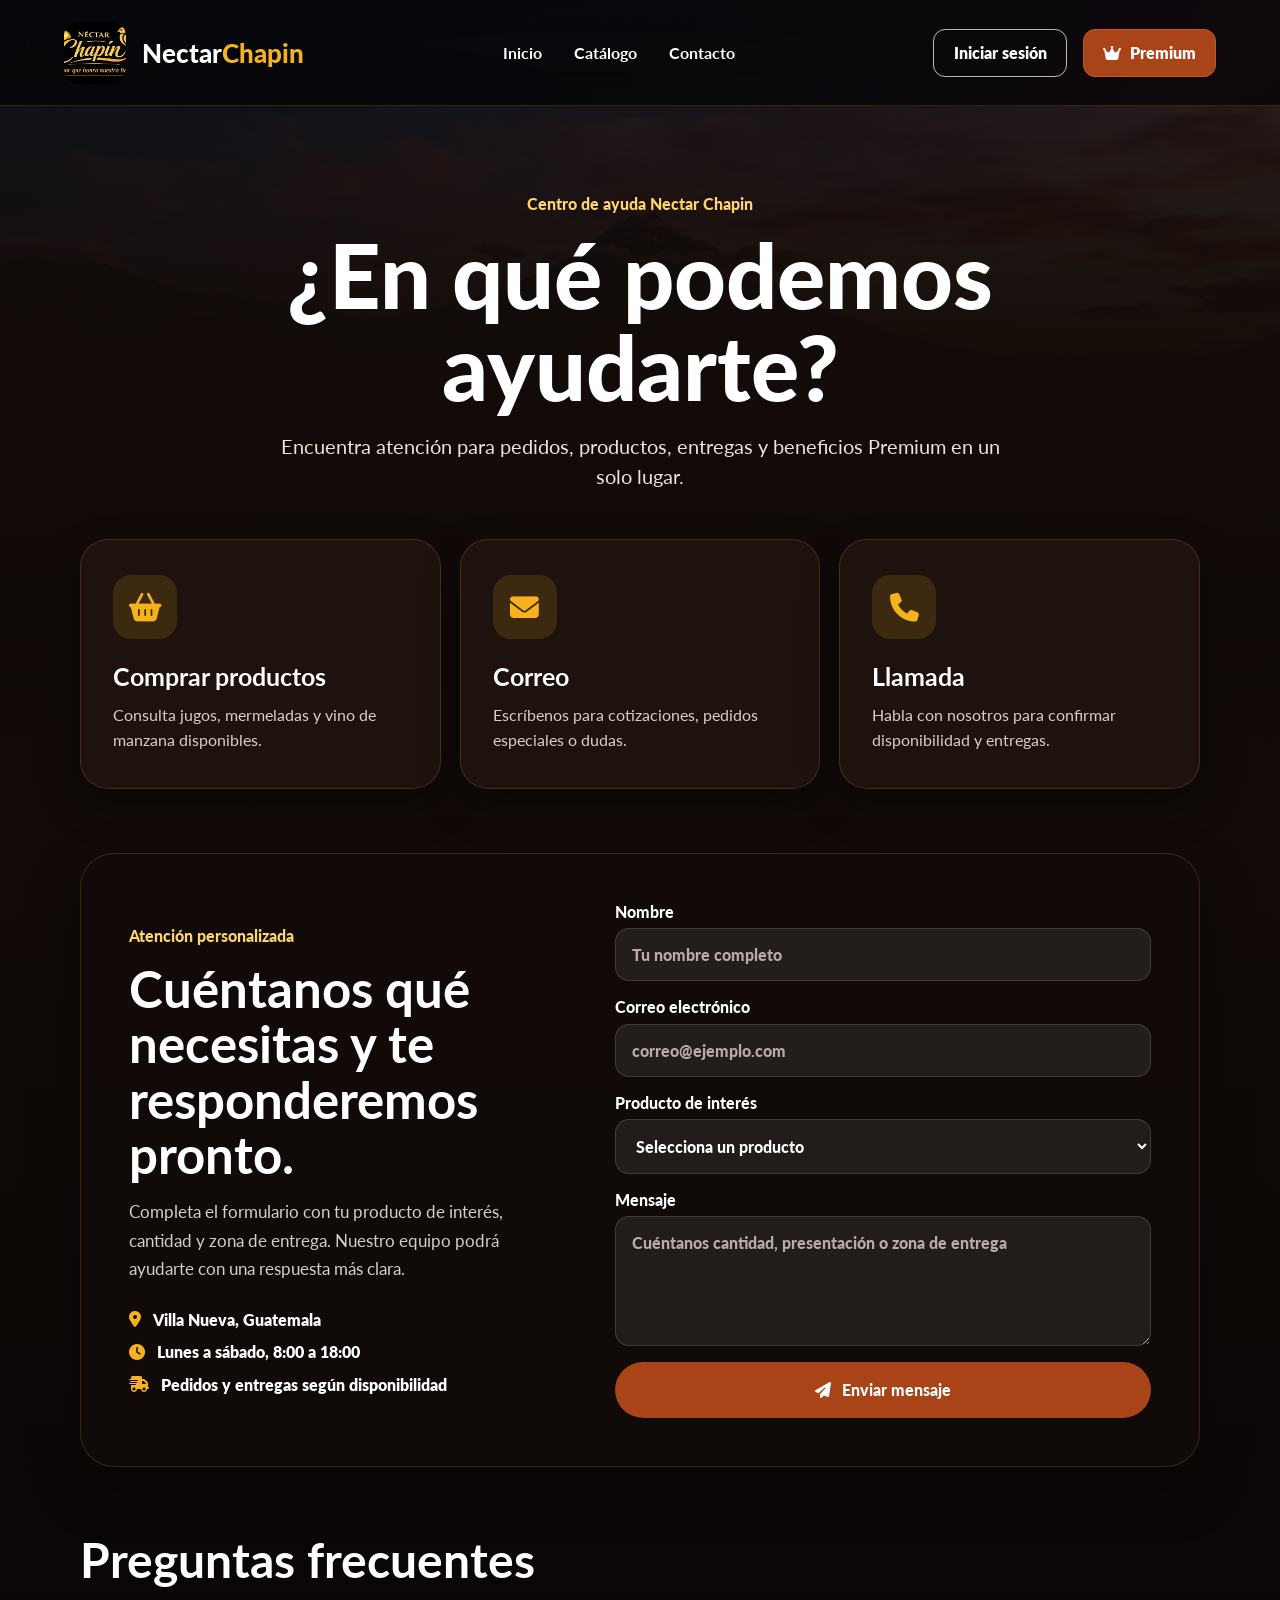
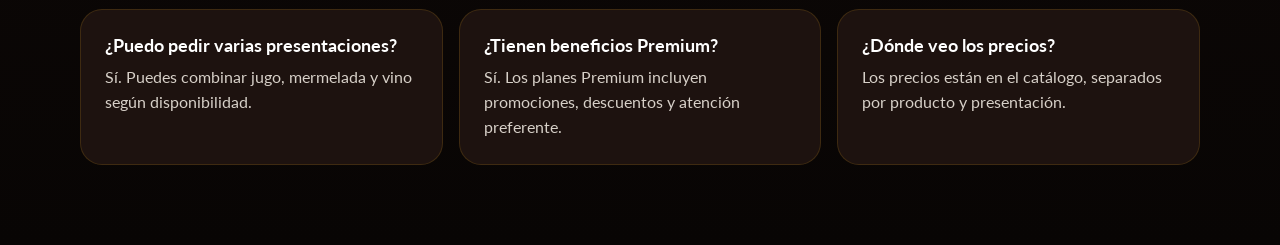
<file: contacto.html>
<!DOCTYPE html>
<html lang="es">
<head>
  <meta charset="UTF-8">
  <meta name="viewport" content="width=device-width, initial-scale=1.0">
  <title>Contacto - Nectar Chapin</title>
  <link rel="stylesheet" href="stylesheet.css">
  <link rel="stylesheet" href="https://cdnjs.cloudflare.com/ajax/libs/font-awesome/6.5.1/css/all.min.css">
</head>
<body>
  <header class="contact_page_header">
    <nav class="help_navbar contact_navbar">
      <button class="mobile_menu_btn" type="button" aria-label="Abrir menú">
        <i class="fa-solid fa-bars"></i>
      </button>

      <a class="help_logo nav_logo_link" href="index.html">
        <img src="img/LOGO .jpeg" alt="Logo Nectar Chapin">
        <h2>Nectar<span>Chapin</span></h2>
      </a>

      <ul class="help_menu">
        <li><a href="index.html">Inicio</a></li>
        <li><a href="catalogo.html">Catálogo</a></li>
        <li><a href="contacto.html">Contacto</a></li>
      </ul>

      <div class="help_actions">
        <a class="login_btn" href="login.html">Iniciar sesión</a>
        <a class="premium_btn" href="Plan.html">
          <i class="fa-solid fa-crown"></i>
          Premium
        </a>
      </div>
    </nav>

    <main class="contact_apple_page">
      <section class="contact_hero_support">
        <span>Centro de ayuda Nectar Chapin</span>
        <h1>¿En qué podemos ayudarte?</h1>
        <p>Encuentra atención para pedidos, productos, entregas y beneficios Premium en un solo lugar.</p>
      </section>

      <section class="support_tiles" aria-label="Opciones de contacto">
        <a class="support_tile" href="catalogo.html">
          <i class="fa-solid fa-basket-shopping"></i>
          <h2>Comprar productos</h2>
          <p>Consulta jugos, mermeladas y vino de manzana disponibles.</p>
        </a>

        <a class="support_tile" href="mailto:info@nectarchapin.com">
          <i class="fa-solid fa-envelope"></i>
          <h2>Correo</h2>
          <p>Escríbenos para cotizaciones, pedidos especiales o dudas.</p>
        </a>

        <a class="support_tile" href="tel:12345678">
          <i class="fa-solid fa-phone"></i>
          <h2>Llamada</h2>
          <p>Habla con nosotros para confirmar disponibilidad y entregas.</p>
        </a>
      </section>

      <section class="contact_service_panel">
        <div class="contact_service_text">
          <span>Atención personalizada</span>
          <h2>Cuéntanos qué necesitas y te responderemos pronto.</h2>
          <p>Completa el formulario con tu producto de interés, cantidad y zona de entrega. Nuestro equipo podrá ayudarte con una respuesta más clara.</p>

          <div class="quick_contact_list">
            <div>
              <i class="fa-solid fa-location-dot"></i>
              <span>Villa Nueva, Guatemala</span>
            </div>
            <div>
              <i class="fa-solid fa-clock"></i>
              <span>Lunes a sábado, 8:00 a 18:00</span>
            </div>
            <div>
              <i class="fa-solid fa-truck-fast"></i>
              <span>Pedidos y entregas según disponibilidad</span>
            </div>
          </div>
        </div>

        <form class="contact_form" id="contactForm">
          <label>
            Nombre
            <input type="text" placeholder="Tu nombre completo" required>
          </label>

          <label>
            Correo electrónico
            <input type="email" placeholder="correo@ejemplo.com" required>
          </label>

          <label>
            Producto de interés
            <select required>
              <option value="">Selecciona un producto</option>
              <option>Jugo de manzana</option>
              <option>Mermelada de manzana</option>
              <option>Vino de manzana</option>
              <option>Plan Premium</option>
            </select>
          </label>

          <label>
            Mensaje
            <textarea placeholder="Cuéntanos cantidad, presentación o zona de entrega" required></textarea>
          </label>

          <button type="submit">
            <i class="fa-solid fa-paper-plane"></i>
            Enviar mensaje
          </button>
        </form>
      </section>

      <section class="contact_faq">
        <h2>Preguntas frecuentes</h2>
        <div class="contact_faq_grid">
          <article>
            <h3>¿Puedo pedir varias presentaciones?</h3>
            <p>Sí. Puedes combinar jugo, mermelada y vino según disponibilidad.</p>
          </article>
          <article>
            <h3>¿Tienen beneficios Premium?</h3>
            <p>Sí. Los planes Premium incluyen promociones, descuentos y atención preferente.</p>
          </article>
          <article>
            <h3>¿Dónde veo los precios?</h3>
            <p>Los precios están en el catálogo, separados por producto y presentación.</p>
          </article>
        </div>
      </section>
    </main>
  </header>

  <script src="navbar.js"></script>
  <script src="contacto.js"></script>
</body>
</html>
</file>
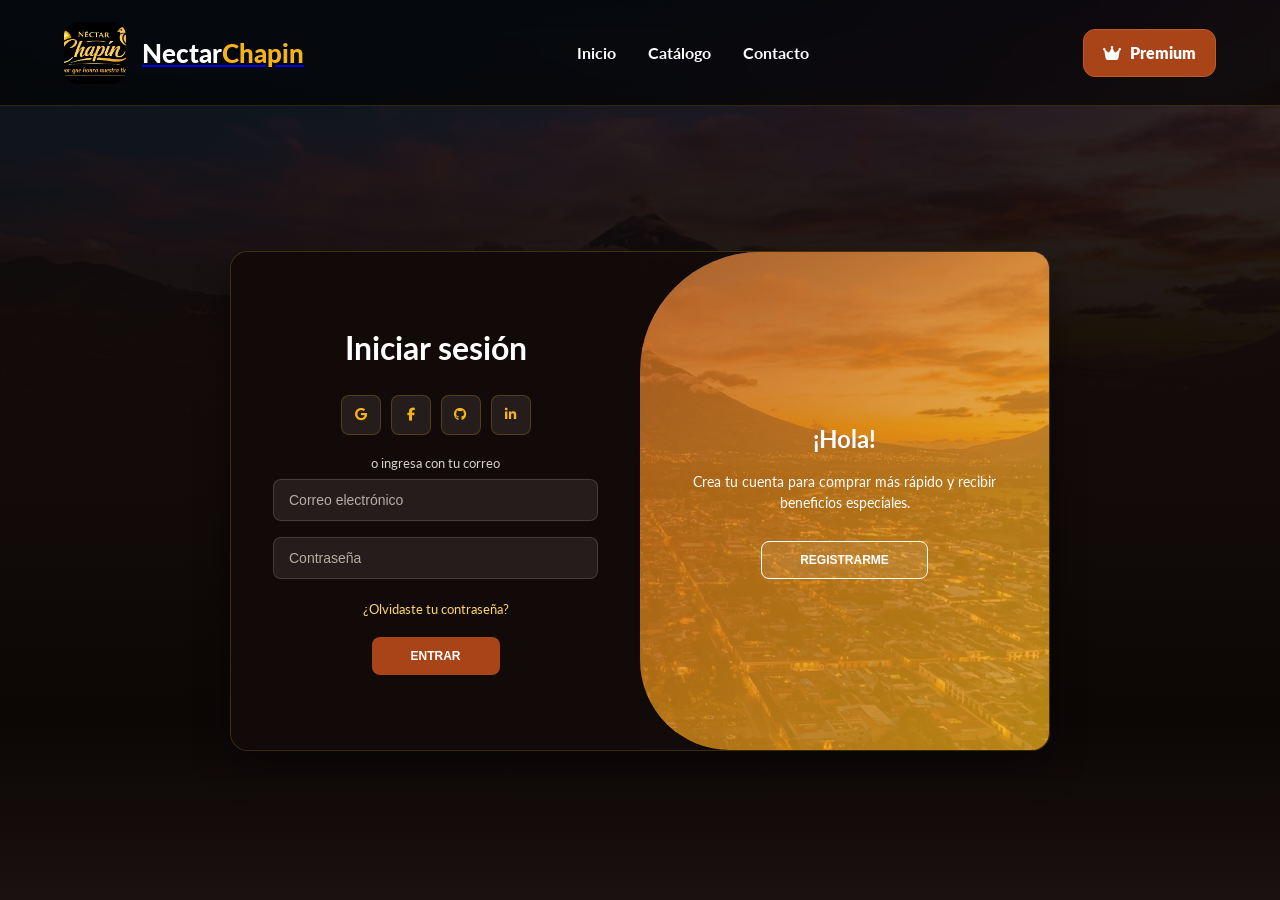
<file: login.html>
<!DOCTYPE html>
<html lang="es">
<head>
  <meta charset="UTF-8">
  <meta name="viewport" content="width=device-width, initial-scale=1.0">
  <title>Iniciar Sesión - Nectar Chapin</title>
  <link rel="stylesheet" href="stylesheet.css">
  <link rel="stylesheet" href="https://cdnjs.cloudflare.com/ajax/libs/font-awesome/6.5.1/css/all.min.css">
</head>
<body>
  <header class="auth_header">
    <nav class="help_navbar">
      <button class="mobile_menu_btn" type="button" aria-label="Abrir menú">
        <i class="fa-solid fa-bars"></i>
      </button>

      <a class="help_logo auth_logo_link" href="index.html">
        <img src="img/LOGO .jpeg" alt="Logo Nectar Chapin">
        <h2>Nectar<span>Chapin</span></h2>
      </a>

      <ul class="help_menu">
        <li><a href="index.html">Inicio</a></li>
        <li><a href="catalogo.html">Catálogo</a></li>
        <li><a href="contacto.html">Contacto</a></li>
      </ul>

      <div class="help_actions">
        <a class="premium_btn" href="Plan.html">
          <i class="fa-solid fa-crown"></i>
          Premium
        </a>
      </div>
    </nav>

    <main class="auth_page">
      <section class="auth_panel" id="authPanel">
        <div class="auth_form_container auth_sign_up">
          <form class="auth_modern_form">
            <h1>Crear cuenta</h1>

            <div class="social-icons">
              <a href="#" class="icon" aria-label="Registrarse con Google"><i class="fa-brands fa-google"></i></a>
              <a href="#" class="icon" aria-label="Registrarse con Facebook"><i class="fa-brands fa-facebook-f"></i></a>
              <a href="#" class="icon" aria-label="Registrarse con GitHub"><i class="fa-brands fa-github"></i></a>
              <a href="#" class="icon" aria-label="Registrarse con LinkedIn"><i class="fa-brands fa-linkedin-in"></i></a>
            </div>

            <span>o usa tu correo electrónico</span>
            <input type="text" placeholder="Nombre completo" required>
            <input type="email" placeholder="Correo electrónico" required>
            <input type="password" placeholder="Contraseña" required>
            <button type="submit">Registrarme</button>
          </form>
        </div>

        <div class="auth_form_container auth_sign_in">
          <form class="auth_modern_form">
            <h1>Iniciar sesión</h1>

            <div class="social-icons">
              <a href="#" class="icon" aria-label="Ingresar con Google"><i class="fa-brands fa-google"></i></a>
              <a href="#" class="icon" aria-label="Ingresar con Facebook"><i class="fa-brands fa-facebook-f"></i></a>
              <a href="#" class="icon" aria-label="Ingresar con GitHub"><i class="fa-brands fa-github"></i></a>
              <a href="#" class="icon" aria-label="Ingresar con LinkedIn"><i class="fa-brands fa-linkedin-in"></i></a>
            </div>

            <span>o ingresa con tu correo</span>
            <input type="email" placeholder="Correo electrónico" required>
            <input type="password" placeholder="Contraseña" required>
            <a href="#">¿Olvidaste tu contraseña?</a>
            <button type="submit">Entrar</button>
          </form>
        </div>

        <div class="auth_toggle_container">
          <div class="auth_toggle">
            <div class="auth_toggle_panel auth_toggle_left">
              <h1>¡Bienvenido de vuelta!</h1>
              <p>Ingresa para revisar pedidos, promociones y beneficios de Nectar Chapin.</p>
              <button class="auth_hidden" id="login" type="button">Iniciar sesión</button>
            </div>

            <div class="auth_toggle_panel auth_toggle_right">
              <h1>¡Hola!</h1>
              <p>Crea tu cuenta para comprar más rápido y recibir beneficios especiales.</p>
              <button class="auth_hidden" id="register" type="button">Registrarme</button>
            </div>
          </div>
        </div>
      </section>
    </main>
  </header>

  <script src="navbar.js"></script>
  <script src="auth.js"></script>
</body>
</html>
</file>
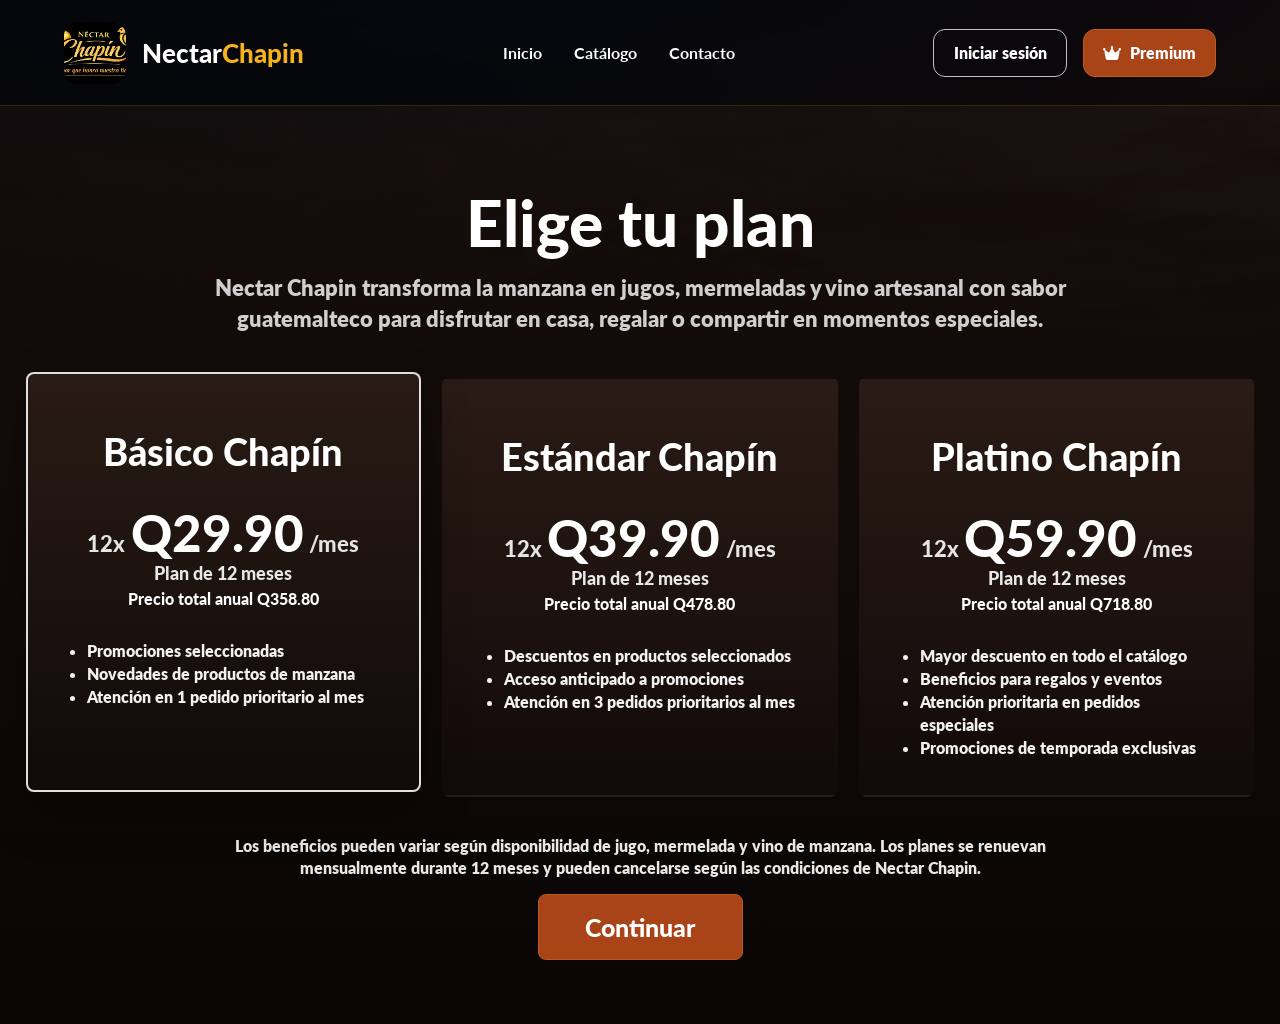
<file: Plan.html>
<!DOCTYPE html>
<html lang="es">
<head>
  <meta charset="UTF-8">
  <meta name="viewport" content="width=device-width, initial-scale=1.0">
  <title>Premium - Nectar Chapin</title>
  <link rel="stylesheet" href="stylesheet.css">
  <link rel="stylesheet" href="https://cdnjs.cloudflare.com/ajax/libs/font-awesome/6.5.1/css/all.min.css">
</head>
<body>
  <header class="planes_header crunchy_plan_header">
    <nav class="help_navbar crunchy_navbar">
      <button class="mobile_menu_btn" type="button" aria-label="Abrir menú">
        <i class="fa-solid fa-bars"></i>
      </button>

      <a class="help_logo nav_logo_link" href="index.html">
        <img src="img/LOGO .jpeg" alt="Logo Nectar Chapin">
        <h2>Nectar<span>Chapin</span></h2>
      </a>

      <ul class="help_menu">
        <li><a href="index.html">Inicio</a></li>
        <li><a href="catalogo.html">Catálogo</a></li>
        <li><a href="contacto.html">Contacto</a></li>
      </ul>

      <div class="help_actions">
        <a class="login_btn" href="login.html">Iniciar sesión</a>
        <a class="premium_btn" href="Plan.html">
          <i class="fa-solid fa-crown"></i>
          Premium
        </a>
      </div>
    </nav>

    <main class="plans_streaming_page">
      <section class="plans_streaming_hero">
        <h1>Elige tu plan</h1>
        <p>Nectar Chapin transforma la manzana en jugos, mermeladas y vino artesanal con sabor guatemalteco para disfrutar en casa, regalar o compartir en momentos especiales.</p>
      </section>

      <section class="plans_streaming_options" aria-label="Planes Nectar Chapin">
        <article class="streaming_plan_card active" tabindex="0"
          data-plan-name="Básico Chapín"
          data-plan-price="29.90"
          data-plan-period="Mensual"
          data-plan-description="Plan Básico Chapín de Nectar Chapin: beneficios para descubrir productos artesanales de manzana, promociones seleccionadas y acceso a novedades de temporada.">
          <h2>Básico Chapín</h2>
          <div class="streaming_price">
            <span>12x</span>
            <strong>Q29.90</strong>
            <em>/mes</em>
          </div>
          <p>Plan de 12 meses</p>
          <h3>Precio total anual Q358.80</h3>
          <ul>
            <li>Promociones seleccionadas</li>
            <li>Novedades de productos de manzana</li>
            <li>Atención en 1 pedido prioritario al mes</li>
          </ul>
        </article>

        <article class="streaming_plan_card" tabindex="0"
          data-plan-name="Estándar Chapín"
          data-plan-price="39.90"
          data-plan-period="Mensual"
          data-plan-description="Plan Estándar Chapín de Nectar Chapin: descuentos en jugo, mermelada y vino de manzana, beneficios para pedidos frecuentes y acceso anticipado a promociones.">
          <h2>Estándar Chapín</h2>
          <div class="streaming_price">
            <span>12x</span>
            <strong>Q39.90</strong>
            <em>/mes</em>
          </div>
          <p>Plan de 12 meses</p>
          <h3>Precio total anual Q478.80</h3>
          <ul>
            <li>Descuentos en productos seleccionados</li>
            <li>Acceso anticipado a promociones</li>
            <li>Atención en 3 pedidos prioritarios al mes</li>
          </ul>
        </article>

        <article class="streaming_plan_card" tabindex="0"
          data-plan-name="Platino Chapín"
          data-plan-price="59.90"
          data-plan-period="Mensual"
          data-plan-description="Plan Platino Chapín de Nectar Chapin: máxima experiencia premium con mayores descuentos, prioridad en pedidos especiales, beneficios para regalos y promociones de temporada.">
          <h2>Platino Chapín</h2>
          <div class="streaming_price">
            <span>12x</span>
            <strong>Q59.90</strong>
            <em>/mes</em>
          </div>
          <p>Plan de 12 meses</p>
          <h3>Precio total anual Q718.80</h3>
          <ul>
            <li>Mayor descuento en todo el catálogo</li>
            <li>Beneficios para regalos y eventos</li>
            <li>Atención prioritaria en pedidos especiales</li>
            <li>Promociones de temporada exclusivas</li>
          </ul>
        </article>
      </section>

      <p class="streaming_plan_note">
        Los beneficios pueden variar según disponibilidad de jugo, mermelada y vino de manzana. Los planes se renuevan mensualmente durante 12 meses y pueden cancelarse según las condiciones de Nectar Chapin.
      </p>

      <a class="streaming_continue_btn" id="planContinueBtn" href="pago.html?tipo=plan&nombre=B%C3%A1sico%20Chap%C3%ADn&descripcion=Plan%20B%C3%A1sico%20Chap%C3%ADn%20de%20Nectar%20Chapin%3A%20beneficios%20para%20descubrir%20productos%20artesanales%20de%20manzana%2C%20promociones%20seleccionadas%20y%20acceso%20a%20novedades%20de%20temporada.&precio=29.90&periodo=Mensual">
        Continuar
      </a>
    </main>
  </header>
  <script src="navbar.js"></script>
  <script src="planes.js"></script>
</body>
</html>
</file>
<file: stylesheet.css>
@import url('https://fonts.googleapis.com/css2?family=Lato:wght@300;400;700;900&family=Playwrite+CU:wght@100..400&display=swap');

* {
  box-sizing: border-box;
  margin: 0;
  padding: 0;
  transition: all 0.35s ease;
}

html {
  scroll-behavior: smooth;
}

body {
  background-color: #080504;
  color: #fff;
  font-family: "Lato", sans-serif;
}

body,
a,
p,
h1,
h2,
h3,
h4,
span,
button {
  text-transform: none;
}

header {
  position: relative;
  min-height: 100vh;
  padding-top: 0;
  background:
    linear-gradient(90deg, rgba(26, 17, 16, 0.88) 0%, rgba(26, 17, 16, 0.58) 46%, rgba(26, 17, 16, 0.2) 100%),
    url("img/fondo-guatemala.png");
  background-repeat: no-repeat;
  background-size: cover;
  background-position: center;
}

.catalogo_header {
  min-height: 100vh;
  height: auto;
  padding: 0;
  background:
    linear-gradient(180deg, rgba(18, 11, 9, 0.84), #120b09 48%, #080504 100%),
    url("img/fondo-guatemala.png");
  background-size: cover;
  background-position: center;
  background-attachment: fixed;
}

.planes_header {
  min-height: 100vh;
  height: auto;
  padding: 0;
  background:
    linear-gradient(180deg, rgba(18, 11, 9, 0.86), #120b09 48%, #080504 100%),
    url("img/fondo-guatemala.png");
  background-size: cover;
  background-position: center;
  background-attachment: fixed;
}

.auth_header {
  min-height: 100vh;
  height: auto;
  padding: 0;
  background:
    linear-gradient(180deg, rgba(18, 11, 9, 0.82), #120b09 48%, #080504 100%),
    url("img/fondo-guatemala.png");
  background-size: cover;
  background-position: center;
  background-attachment: fixed;
}

header::after {
  content: "";
  position: absolute;
  inset: auto 0 0;
  height: 180px;
  background: linear-gradient(180deg, transparent, #1a1110);
  pointer-events: none;
}

.help_navbar {
  position: relative;
  z-index: 5;
  display: flex;
  justify-content: space-between;
  align-items: center;
  gap: 1.5rem;
  padding: 1.35rem 5%;
  background: rgba(0, 0, 0, 0.62);
  border-bottom: 1px solid rgba(245, 178, 27, 0.18);
  backdrop-filter: blur(14px);
}

.mobile_menu_btn {
  display: none;
  width: 48px;
  height: 48px;
  flex: 0 0 48px;
  align-items: center;
  justify-content: center;
  border: none;
  border-radius: 10px;
  background: transparent;
  color: #fff;
  cursor: pointer;
  font-size: 1.8rem;
}

.mobile_menu_btn:hover {
  background: rgba(245, 178, 27, 0.14);
  color: #f5b21b;
}

.help_logo {
  display: flex;
  align-items: center;
  gap: 1rem;
}

.nav_logo_link {
  text-decoration: none;
}

.help_logo img {
  width: 62px;
  height: 62px;
  border-radius: 14px;
  object-fit: cover;
}

.help_logo h2 {
  color: #fff;
  font-size: clamp(1.4rem, 2vw, 2rem);
  font-weight: 900;
}

.help_logo span,
.heading span {
  color: #f5b21b;
}

.help_menu {
  display: flex;
  gap: 2rem;
  list-style: none;
}

.help_menu a {
  color: white;
  text-decoration: none;
  font-weight: 700;
}

.help_menu a:hover {
  color: #f5b21b;
}

.help_actions {
  display: flex;
  gap: 1rem;
  align-items: center;
}

.login_btn,
.premium_btn,
.btn,
.app_btn {
  display: inline-flex;
  align-items: center;
  justify-content: center;
  gap: 0.55rem;
  min-height: 48px;
  padding: 0 1.2rem;
  border-radius: 12px;
  color: #fff;
  font-weight: 800;
  text-decoration: none;
}

.login_btn {
  background: transparent;
  border: 1px solid rgba(255, 255, 255, 0.75);
}

.premium_btn,
.btn,
.app_btn.primary {
  background: #a84418;
  border: 1px solid #bd5b22;
}

.login_btn:hover,
.premium_btn:hover,
.btn:hover,
.app_btn:hover {
  transform: translateY(-3px);
}

.premium_btn:hover,
.btn:hover,
.app_btn.primary:hover {
  background: #d36d24;
}

.main {
  position: absolute;
  z-index: 2;
  left: 8%;
  top: 55%;
  transform: translateY(-50%);
  width: min(720px, 84%);
}

.heading_1 {
  color: #f5b21b;
  font-family: "Playwrite CU", cursive;
  font-size: clamp(1.6rem, 3vw, 2.35rem);
}

.heading {
  padding: 1rem 0;
  color: #fff;
  font-family: "Playwrite CU", cursive;
  font-size: clamp(2.7rem, 6vw, 5.3rem);
  line-height: 1.08;
}

.hero_text {
  max-width: 620px;
  color: #f0e4d7;
  font-size: 1.15rem;
  line-height: 1.7;
}

.main_btn {
  display: flex;
  margin-top: 1.5rem;
}

.btn2 {
  min-height: 58px;
  padding: 0 1.45rem;
  box-shadow: 0 12px 24px rgba(0, 0, 0, 0.28);
}

.btn2 i {
  width: 36px;
  height: 36px;
  display: inline-flex;
  align-items: center;
  justify-content: center;
  border: 2px solid rgba(255, 255, 255, 0.72);
  border-radius: 50%;
  color: #fff;
  font-size: 1.7rem;
}

.sec {
  width: min(1180px, 88%);
  margin: auto;
  padding: 7rem 0 3rem;
}

.head {
  text-align: center;
}

.head .heading_1 {
  font-size: 1.35rem;
}

.head .heading {
  font-family: "Lato", sans-serif;
  font-size: clamp(2rem, 4vw, 3.45rem);
}

.boxes {
  display: grid;
  grid-template-columns: repeat(3, 1fr);
  gap: 2rem;
  margin-top: 4rem;
}

.box {
  padding: 2rem;
  text-align: center;
  background: rgba(32, 20, 17, 0.92);
  border: 1px solid rgba(245, 178, 27, 0.25);
  border-radius: 8px;
  box-shadow: rgba(0, 0, 0, 0.35) 0 16px 32px;
}

.box:hover,
.box1:hover {
  transform: translateY(-10px);
  border-color: #f5b21b;
}

.box img {
  width: 170px;
  height: 170px;
  object-fit: cover;
  border-radius: 50%;
  border: 5px solid rgba(245, 178, 27, 0.25);
}

.box h4 {
  margin: 1.3rem 0 0.7rem;
  color: #fff;
  font-size: 1.55rem;
}

.box p,
.para,
.para1,
.app_text,
.footer_text {
  color: #d7d0c8;
  line-height: 1.7;
}

.about_heading {
  display: grid;
  grid-template-columns: 1fr 1fr;
  gap: 0 4rem;
  align-items: center;
  text-align: left;
}

.about .heading_1,
.about .heading {
  grid-column: 1;
}

.about .para {
  grid-column: 2;
  font-size: 1.05rem;
}

.about_box {
  display: grid;
  grid-template-columns: repeat(4, 1fr);
  gap: 2rem;
  margin-top: 4rem;
}

.box1 {
  overflow: hidden;
  background: rgba(32, 20, 17, 0.92);
  border: 1px solid rgba(245, 178, 27, 0.22);
  border-radius: 8px;
  box-shadow: rgba(0, 0, 0, 0.35) 0 16px 32px;
}

.box1 img {
  display: block;
  width: 100%;
  height: 230px;
  object-fit: cover;
}

.box1_text {
  padding: 1.35rem;
}

.box1_text span {
  display: inline-flex;
  width: 42px;
  height: 42px;
  align-items: center;
  justify-content: center;
  margin-bottom: 1rem;
  background: rgba(245, 178, 27, 0.16);
  border: 1px solid rgba(245, 178, 27, 0.35);
  border-radius: 50%;
  color: #f5b21b;
  font-weight: 900;
}

.box1_text h2 {
  margin-bottom: 0.75rem;
  color: #fff;
}

.box1_text .btn {
  min-height: 42px;
  margin-top: 0.8rem;
  padding: 0 1rem;
  font-size: 0.95rem;
}

.contact {
  width: 100%;
  max-width: none;
  margin-top: 5rem;
  padding: 5rem 0;
  background:
    linear-gradient(180deg, rgba(18, 11, 9, 0.92), rgba(8, 5, 4, 0.96)),
    url("img/fondo-guatemala.png");
  background-size: cover;
  background-position: center;
  background-attachment: fixed;
}

.contact_box {
  display: grid;
  width: min(1180px, 88%);
  margin: auto;
  align-items: center;
  gap: 3rem;
  grid-template-columns: 1fr 1fr;
}

.left_box .heading {
  font-family: "Lato", sans-serif;
  font-size: clamp(2.1rem, 4vw, 3.45rem);
}

.app_badge {
  display: inline-flex;
  margin-bottom: 1rem;
  padding: 0.55rem 1rem;
  border: 1px solid rgba(245, 178, 27, 0.35);
  border-radius: 999px;
  background: rgba(245, 178, 27, 0.15);
  color: #ffd66b;
  font-weight: 900;
}

.app_features {
  display: grid;
  grid-template-columns: repeat(3, minmax(120px, 1fr));
  gap: 0.8rem;
  margin: 1.6rem 0;
}

.app_features div {
  display: flex;
  align-items: center;
  gap: 0.55rem;
  padding: 0.85rem;
  background: rgba(255, 255, 255, 0.08);
  border: 1px solid rgba(255, 255, 255, 0.12);
  border-radius: 12px;
}

.app_features i {
  color: #f5b21b;
}

.app_features span {
  color: #fff;
  font-weight: 800;
}

.app_actions {
  display: flex;
  flex-wrap: wrap;
  gap: 1rem;
}

.app_btn.secondary {
  border: 1px solid rgba(255, 255, 255, 0.65);
  background: transparent;
}

.product_showcase {
  position: relative;
  min-height: 620px;
  display: flex;
  align-items: center;
  justify-content: center;
}

.app_phone_image {
  width: min(460px, 92%);
  height: auto;
  display: block;
  border-radius: 28px;
  object-fit: contain;
  box-shadow: 0 28px 58px rgba(0, 0, 0, 0.38);
}

footer {
  background: #080504;
  border-top: 1px solid rgba(245, 178, 27, 0.18);
}

.footer_container {
  display: grid;
  grid-template-columns: 1.3fr 1fr 1fr 1fr;
  gap: 3rem 2rem;
}

.footer_logo {
  display: flex;
  align-items: center;
  gap: 0.8rem;
}

.footer_logo img {
  width: 48px;
  height: 48px;
  border-radius: 12px;
  object-fit: cover;
}

.footer_logo span {
  color: #fff;
  font-size: 1.6rem;
  font-weight: 900;
}

.footer_text {
  max-width: 360px;
  margin: 1.5rem 0;
}

.footer_socials {
  display: flex;
  gap: 1rem;
  list-style: none;
}

.footer_socials a {
  width: 42px;
  height: 42px;
  display: inline-flex;
  align-items: center;
  justify-content: center;
  border-radius: 10px;
  background: rgba(255, 255, 255, 0.08);
  color: #fff;
  font-size: 1.35rem;
  text-decoration: none;
}

.footer_socials a:hover {
  background: #a84418;
}

.footer_col h4 {
  margin-bottom: 1.4rem;
  color: #fff;
  font-size: 1.45rem;
}

.footer_links {
  display: grid;
  gap: 0.9rem;
  list-style: none;
}

.footer_links a {
  color: #b7ada4;
  text-decoration: none;
}

.footer_links a:hover {
  color: #f5b21b;
}

.footer_bar {
  padding: 1rem;
  color: #d7d0c8;
  text-align: center;
}

.top {
  position: fixed;
  right: 5%;
  bottom: -80px;
  z-index: 20;
  padding: 0.45rem;
  background-color: #a84418;
  border-radius: 10px;
  color: #fff;
  cursor: pointer;
  font-size: 40px;
}

.top.show {
  bottom: 8%;
}

.top:hover {
  transform: translateY(-0.4rem);
  background: #d36d24;
}

.catalogo_section {
  width: min(1220px, 92%);
  margin: auto;
  padding: 4rem 0 5rem;
}

.catalogo_intro {
  max-width: 920px;
  margin: 0 auto 2.5rem;
  text-align: center;
}

.catalogo_intro span {
  display: inline-flex;
  margin-bottom: 1rem;
  padding: 0.55rem 1rem;
  border: 1px solid rgba(245, 178, 27, 0.36);
  border-radius: 999px;
  background: rgba(245, 178, 27, 0.16);
  color: #ffd66b;
  font-weight: 900;
}

.catalogo_intro h1 {
  color: #fff;
  font-size: clamp(2.3rem, 5vw, 4.4rem);
  line-height: 1.08;
  margin-bottom: 1rem;
}

.catalogo_intro p {
  max-width: 720px;
  margin: auto;
  color: #e7ddd3;
  font-size: 1.1rem;
  line-height: 1.65;
}

.catalogo_shell {
  display: grid;
  grid-template-columns: 280px 1fr;
  gap: 1.5rem;
  align-items: start;
}

.catalogo_sidebar,
.catalogo_content {
  background: rgba(18, 11, 9, 0.94);
  border: 1px solid rgba(245, 178, 27, 0.24);
  border-radius: 14px;
  box-shadow: 0 20px 45px rgba(0, 0, 0, 0.35);
}

.catalogo_sidebar {
  position: sticky;
  top: 1rem;
  padding: 1.3rem;
}

.catalogo_sidebar h3 {
  margin-bottom: 1rem;
  color: #fff;
  font-size: 1.25rem;
}

.catalogo_filter {
  width: 100%;
  min-height: 48px;
  margin-bottom: 0.75rem;
  padding: 0 1rem;
  display: flex;
  align-items: center;
  gap: 0.7rem;
  border: 1px solid rgba(255, 255, 255, 0.12);
  border-radius: 12px;
  background: rgba(255, 255, 255, 0.06);
  color: #fff;
  cursor: pointer;
  font: inherit;
  font-weight: 800;
  text-align: left;
}

.catalogo_filter i {
  color: #f5b21b;
}

.catalogo_filter.active,
.catalogo_filter:hover {
  border-color: #f5b21b;
  background: #a84418;
}

.catalogo_filter.active i,
.catalogo_filter:hover i {
  color: #fff;
}

.catalogo_tip {
  margin-top: 1.3rem;
  padding: 1rem;
  border-radius: 12px;
  background: rgba(245, 178, 27, 0.12);
}

.catalogo_tip i {
  color: #f5b21b;
  font-size: 1.5rem;
  margin-bottom: 0.75rem;
}

.catalogo_tip p {
  color: #e7ddd3;
  line-height: 1.55;
}

.catalogo_content {
  padding: 1.2rem;
}

.catalogo_toolbar {
  display: flex;
  justify-content: space-between;
  gap: 1rem;
  align-items: center;
  margin-bottom: 1.2rem;
  padding: 1rem;
  border-radius: 12px;
  background: rgba(32, 20, 17, 0.92);
  border: 1px solid rgba(245, 178, 27, 0.14);
}

.catalogo_toolbar h2 {
  color: #fff;
  font-size: 1.55rem;
}

.catalogo_toolbar p {
  color: #b7ada4;
  margin-top: 0.3rem;
}

.catalogo_checkout {
  min-height: 48px;
  padding: 0 1rem;
  display: inline-flex;
  align-items: center;
  justify-content: center;
  gap: 0.55rem;
  border-radius: 12px;
  background: #f5b21b;
  color: #1a1110;
  font-weight: 900;
  text-decoration: none;
  white-space: nowrap;
}

.catalogo_checkout i {
  color: #1a1110;
}

.catalogo_checkout:hover {
  transform: translateY(-3px);
  background: #ffd66b;
}

.catalogo_container {
  display: grid;
  grid-template-columns: repeat(auto-fit, minmax(280px, 1fr));
  gap: 1rem;
}

.producto {
  overflow: hidden;
  background: rgba(32, 20, 17, 0.94);
  border: 1px solid rgba(245, 178, 27, 0.16);
  border-radius: 14px;
}

.producto:hover {
  transform: translateY(-8px);
  border-color: rgba(245, 178, 27, 0.55);
}

.producto_img_box {
  position: relative;
  height: 240px;
  background: #130c0a;
}

.producto_img_box span {
  position: absolute;
  top: 1rem;
  left: 1rem;
  z-index: 2;
  padding: 0.42rem 0.85rem;
  border-radius: 999px;
  background: #f5b21b;
  color: #1a1110;
  font-weight: 900;
}

.producto_img_box img {
  width: 100%;
  height: 100%;
  display: block;
  object-fit: cover;
}

.producto_info {
  padding: 1.2rem;
}

.producto_info h3 {
  color: #fff;
  font-size: 1.35rem;
}

.producto_estado {
  display: inline-flex;
  margin: 0.75rem 0;
  color: #ffd66b;
}

.producto_info p {
  color: #d7d0c8;
  line-height: 1.55;
}

.beneficios {
  display: grid;
  gap: 0.55rem;
  margin: 1rem 0;
  list-style: none;
}

.beneficios li {
  display: flex;
  align-items: center;
  gap: 0.55rem;
  color: #eee2d6;
}

.beneficios i {
  color: #f5b21b;
}

.producto_footer {
  display: flex;
  align-items: center;
  justify-content: space-between;
  gap: 1rem;
  margin-top: 1rem;
}

.precio {
  color: #fff;
  font-size: 2rem;
}

.comprarBtn {
  min-height: 46px;
  padding: 0 1rem;
  display: inline-flex;
  align-items: center;
  justify-content: center;
  border-radius: 10px;
  background: #a84418;
  color: #fff;
  font-weight: 900;
  text-decoration: none;
}

.comprarBtn:hover {
  transform: translateY(-3px);
  background: #d36d24;
}

.planes_section {
  text-align: center;
  padding: 3.5rem 5% 5rem;
}

.planes_hero {
  max-width: 920px;
  margin: 0 auto 3.5rem;
}

.planes_hero h1 {
  color: #fff;
  font-size: clamp(2.4rem, 5vw, 4.6rem);
  line-height: 1.08;
  margin-bottom: 1rem;
}

.planes_hero p {
  max-width: 780px;
  margin: auto;
  color: #e0d7ce;
  font-size: 1.18rem;
  line-height: 1.6;
}

.planes_container {
  display: grid;
  grid-template-columns: repeat(3, minmax(240px, 1fr));
  gap: 1.5rem;
  width: min(1240px, 100%);
  margin: 0 auto;
}

.plan_card {
  position: relative;
  min-height: 510px;
  padding: 2.2rem 2rem;
  display: flex;
  flex-direction: column;
  text-align: left;
  background: rgba(18, 11, 9, 0.94);
  border: 1px solid rgba(255, 255, 255, 0.46);
  border-radius: 8px;
  box-shadow: 0 20px 45px rgba(0, 0, 0, 0.45);
}

.plan_card:hover {
  transform: translateY(-8px);
  border-color: #f5b21b;
}

.plan_brand {
  display: flex;
  align-items: baseline;
  gap: 0.75rem;
  min-height: 48px;
}

.plan_brand span {
  color: #fff;
  font-size: 1.45rem;
  font-weight: 900;
}

.plan_brand strong {
  color: #f5b21b;
  font-size: 1.25rem;
}

.plan_card h3 {
  margin: 1.4rem 0 0.8rem;
  color: #fff;
  font-size: 1.35rem;
}

.plan_card h2 {
  margin-bottom: 1rem;
  color: #fff;
  font-size: 2.1rem;
}

.plan_card h2 span {
  color: #d8cec5;
  font-size: 1rem;
}

.plan_card p {
  margin-bottom: 1.3rem;
  color: #f2e8df;
  line-height: 1.55;
}

.plan_card ul {
  margin-bottom: 1.8rem;
  list-style: none;
}

.plan_card ul li {
  margin: 0.65rem 0;
  color: #d8cec5;
}

.popular_badge {
  position: absolute;
  left: 50%;
  top: 0;
  transform: translate(-50%, -50%);
  padding: 0.45rem 1.4rem;
  border-radius: 999px;
  background: #f5b21b;
  color: #1a1110;
  font-weight: 900;
}

.popular {
  border-color: #f5b21b;
}

.plan_btn {
  width: 100%;
  min-height: 70px;
  margin-top: auto;
  display: flex;
  align-items: center;
  justify-content: center;
  border-radius: 8px;
  background: #f5b21b;
  color: #1a1110;
  font-size: 1.1rem;
  font-weight: 900;
  text-decoration: none;
  text-transform: uppercase;
}

.plan_btn:hover {
  transform: translateY(-2px);
  background: #ffd66b;
}

.planes_note {
  max-width: 980px;
  margin: 2.2rem auto 4rem;
  color: #d8cec5;
  line-height: 1.6;
}

.plans_compare {
  width: min(1180px, 100%);
  margin: 0 auto;
  padding-top: 1rem;
}

.plans_compare h2 {
  margin-bottom: 0.75rem;
  color: #fff;
  font-size: clamp(2rem, 4vw, 3.4rem);
}

.plans_compare p {
  margin-bottom: 2.5rem;
  color: #d8cec5;
  font-size: 1.15rem;
}

.compare_table {
  border-top: 1px solid rgba(255, 255, 255, 0.45);
}

.compare_row {
  min-height: 82px;
  display: grid;
  grid-template-columns: 2fr repeat(3, 1fr);
  gap: 1rem;
  align-items: center;
  border-bottom: 1px solid rgba(255, 255, 255, 0.16);
  text-align: center;
}

.compare_row span {
  color: #f4f0ec;
  font-size: 1.1rem;
}

.compare_row span:first-child {
  text-align: left;
  color: #d8cec5;
  font-weight: 800;
}

.compare_head span {
  color: #fff;
  font-weight: 900;
}

.auth_page {
  min-height: calc(100vh - 110px);
  display: flex;
  align-items: center;
  justify-content: center;
  padding: 3rem 1rem;
}

.auth_panel {
  position: relative;
  overflow: hidden;
  width: 820px;
  max-width: 100%;
  min-height: 500px;
  background: rgba(18, 11, 9, 0.94);
  border: 1px solid rgba(245, 178, 27, 0.22);
  border-radius: 18px;
  box-shadow: 0 18px 35px rgba(0, 0, 0, 0.45);
}

.auth_panel * {
  color: #fff;
}

.auth_panel p {
  margin: 18px 0;
  font-size: 14px;
  line-height: 1.5;
}

.auth_panel span {
  color: #d7d0c8;
  font-size: 13px;
}

.auth_panel a {
  margin: 14px 0 10px;
  color: #ffd66b;
  font-size: 13px;
  text-decoration: none;
}

.auth_panel button {
  margin-top: 10px;
  padding: 11px 38px;
  border: 1px solid transparent;
  border-radius: 8px;
  background-color: #a84418;
  color: #fff;
  cursor: pointer;
  font-size: 12px;
  font-weight: 800;
  text-transform: uppercase;
}

.auth_panel button.auth_hidden {
  border-color: #fff;
  background-color: rgba(255, 255, 255, 0.08);
}

.auth_modern_form {
  height: 100%;
  padding: 0 42px;
  display: flex;
  align-items: center;
  justify-content: center;
  flex-direction: column;
  background: rgba(18, 11, 9, 0.96);
  text-align: center;
}

.auth_modern_form h1 {
  margin-bottom: 0.5rem;
  color: #fff;
  font-size: 2rem;
}

.auth_modern_form input {
  width: 100%;
  margin: 8px 0;
  padding: 12px 15px;
  border: 1px solid rgba(255, 255, 255, 0.14);
  border-radius: 8px;
  outline: none;
  background: rgba(255, 255, 255, 0.08);
  color: #fff;
  font-size: 14px;
}

.auth_modern_form input::placeholder {
  color: #b7ada4;
}

.auth_form_container {
  position: absolute;
  top: 0;
  height: 100%;
  transition: all 0.6s ease-in-out;
}

.auth_sign_in {
  left: 0;
  width: 50%;
  z-index: 2;
}

.auth_panel.active .auth_sign_in {
  transform: translateX(100%);
}

.auth_sign_up {
  left: 0;
  width: 50%;
  opacity: 0;
  z-index: 1;
}

.auth_panel.active .auth_sign_up {
  transform: translateX(100%);
  opacity: 1;
  z-index: 5;
  animation: authMove 0.6s;
}

@keyframes authMove {
  0%, 49.99% {
    opacity: 0;
    z-index: 1;
  }

  50%, 100% {
    opacity: 1;
    z-index: 5;
  }
}

.social-icons {
  margin: 20px 0;
}

.social-icons a {
  width: 40px;
  height: 40px;
  margin: 0 3px;
  display: inline-flex;
  align-items: center;
  justify-content: center;
  border: 1px solid rgba(245, 178, 27, 0.22);
  border-radius: 8px;
  background: rgba(255, 255, 255, 0.08);
}

.social-icons i {
  color: #f5b21b;
}

.auth_toggle_container {
  position: absolute;
  top: 0;
  left: 50%;
  width: 50%;
  height: 100%;
  overflow: hidden;
  border-radius: 120px 0 0 90px;
  z-index: 100;
  transition: all 0.6s ease-in-out;
}

.auth_panel.active .auth_toggle_container {
  transform: translateX(-100%);
  border-radius: 0 120px 90px 0;
}

.auth_toggle {
  position: relative;
  left: -100%;
  height: 100%;
  width: 200%;
  background:
    linear-gradient(135deg, rgba(168, 68, 24, 0.92), rgba(245, 178, 27, 0.74)),
    url("img/fondo-guatemala.png");
  background-size: cover;
  background-position: center;
  color: #fff;
  transform: translateX(0);
  transition: all 0.6s ease-in-out;
}

.auth_panel.active .auth_toggle {
  transform: translateX(50%);
}

.auth_toggle_panel {
  position: absolute;
  top: 0;
  width: 50%;
  height: 100%;
  padding: 0 34px;
  display: flex;
  align-items: center;
  justify-content: center;
  flex-direction: column;
  text-align: center;
  transform: translateX(0);
  transition: all 0.6s ease-in-out;
}

.auth_toggle_panel h1,
.auth_toggle_panel p,
.auth_toggle_panel button {
  color: #fff;
}

.auth_toggle_left {
  transform: translateX(-200%);
}

.auth_panel.active .auth_toggle_left {
  transform: translateX(0);
}

.auth_toggle_right {
  right: 0;
  transform: translateX(0);
}

.auth_panel.active .auth_toggle_right {
  transform: translateX(200%);
}

/* Premium estilo Crunchyroll */
.crunchy_plan_header {
  min-height: 100vh;
  background:
    linear-gradient(180deg, rgba(18, 11, 9, 0.86), #120b09 48%, #080504 100%),
    url("img/fondo-guatemala.png");
  background-size: cover;
  background-position: center;
  background-attachment: fixed;
}

.crunchy_plan_header::after {
  display: none;
}

.crunchy_navbar {
  background: rgba(0, 0, 0, 0.62);
  border-bottom: 1px solid rgba(245, 178, 27, 0.18);
}

.crunchy_premium {
  background: transparent;
  color: #fff;
}

.premium_intro {
  width: min(1120px, 92%);
  margin: auto;
  padding: 4rem 0 2.5rem;
  text-align: center;
}

.premium_intro h1,
.crunchy_offer h2 {
  color: #fff;
  font-family: "Lato", sans-serif;
  font-size: clamp(3rem, 6vw, 5.6rem);
  font-weight: 900;
  line-height: 1.02;
}

.premium_intro p {
  max-width: 840px;
  margin: 1.7rem auto 0;
  color: #fff;
  font-size: clamp(1.05rem, 2vw, 1.55rem);
  line-height: 1.25;
}

.compare_plans_btn {
  min-height: 52px;
  margin-top: 3.1rem;
  padding: 0 1.55rem;
  display: inline-flex;
  align-items: center;
  justify-content: center;
  gap: 0.75rem;
  border-radius: 999px;
  background: #ff6400;
  color: #000;
  font-size: 1.05rem;
  font-weight: 900;
  text-decoration: none;
}

.compare_plans_btn i {
  color: #000;
  font-size: 1.25rem;
}

.compare_plans_btn:hover,
.orange_offer_btn:hover {
  transform: translateY(-3px);
  background: #ff7a1a;
}

.premium_benefits {
  width: min(1180px, 92%);
  margin: 1.6rem auto 3.8rem;
  display: grid;
  grid-template-columns: repeat(6, 1fr);
  gap: 2rem;
  text-align: center;
}

.premium_benefits article {
  display: grid;
  justify-items: center;
  align-content: start;
  gap: 1rem;
}

.premium_benefits i {
  min-height: 70px;
  color: #f1e4c4;
  font-size: 4rem;
}

.premium_benefits p {
  color: #c9c9c9;
  font-size: 1.05rem;
  line-height: 1.28;
}

.premium_note {
  width: min(900px, 92%);
  margin: 0 auto 4rem;
  color: #fff;
  font-size: 1rem;
  font-weight: 800;
  line-height: 1.5;
  text-align: center;
}

.crunchy_offer {
  padding: 1rem 0 4rem;
  background: transparent;
  text-align: center;
}

.billing_toggle {
  width: min(450px, 92%);
  min-height: 84px;
  margin: 4.8rem auto 2.5rem;
  padding: 0.85rem;
  display: grid;
  grid-template-columns: 1fr 1fr;
  align-items: center;
  border: 1px solid #ff6400;
  border-radius: 999px;
}

.billing_toggle button {
  min-height: 54px;
  border: none;
  border-radius: 999px;
  background: transparent;
  color: #fff;
  cursor: pointer;
  font: inherit;
  font-size: 1.1rem;
  font-weight: 900;
}

.billing_toggle button span {
  display: block;
  color: inherit;
  font-size: 0.78rem;
  font-weight: 900;
  text-transform: uppercase;
}

.billing_toggle button.active {
  background: #ff6400;
  color: #000;
}

.crunchy_plan_cards {
  width: min(868px, 92%);
  margin: 0 auto;
  display: grid;
  grid-template-columns: repeat(2, minmax(280px, 1fr));
  gap: 1.5rem;
}

.plan_group {
  display: none;
}

.plan_group.active {
  display: grid;
}

.crunchy_card {
  min-height: 632px;
  padding: 1.65rem 1.5rem 2.2rem;
  display: flex;
  flex-direction: column;
  background: #000;
  border: 1px solid #ff6400;
  border-radius: 18px;
  color: #fff;
  text-align: center;
}

.crunchy_card:hover {
  transform: translateY(-6px);
  box-shadow: 0 0 0 1px rgba(255, 101, 0, 0.7), 0 24px 54px rgba(255, 101, 0, 0.12);
}

.limited_label {
  margin-bottom: 1.5rem;
  color: #fff4d6;
  font-size: 1.2rem;
}

.limited_label::before,
.limited_label::after {
  content: "✦";
  color: #ff6400;
  margin: 0 0.4rem;
}

.crunchy_card h3 {
  color: #fff;
  font-size: clamp(2.3rem, 4vw, 2.85rem);
  font-weight: 900;
}

.old_price {
  margin-top: 0.6rem;
  color: #aaa;
  font-size: 1.35rem;
  font-weight: 800;
  text-decoration: line-through;
}

.crunchy_card h4 {
  color: #fff;
  font-size: clamp(1.7rem, 3vw, 2rem);
  font-weight: 900;
}

.tax_text {
  margin-top: 0.3rem;
  color: #a6a6a6;
  font-size: 0.82rem;
  text-transform: uppercase;
}

.orange_offer_btn,
.outline_offer_btn {
  width: 100%;
  min-height: 50px;
  margin: 1.45rem 0 1.6rem;
  padding: 0 1rem;
  display: inline-flex;
  align-items: center;
  justify-content: center;
  border-radius: 999px;
  font-size: 1.1rem;
  font-weight: 900;
  line-height: 1.15;
  text-decoration: none;
}

.orange_offer_btn {
  background: #ff6400;
  color: #000;
}

.outline_offer_btn {
  border: 1px solid #ff6400;
  background: rgba(18, 11, 9, 0.94);
  color: #ff6400;
}

.outline_offer_btn:hover {
  transform: translateY(-3px);
  background: rgba(255, 101, 0, 0.12);
}

.skip_trial {
  margin: -0.4rem 0 2rem;
  color: #cfcfcf;
  font-size: 1.1rem;
  font-weight: 900;
  text-decoration: none;
}

.skip_trial:hover {
  color: #ff6400;
}

.crunchy_card ul {
  display: grid;
  gap: 1rem;
  margin-top: auto;
  list-style: none;
  text-align: left;
}

.crunchy_card li {
  position: relative;
  padding-left: 1.8rem;
  color: #fff;
  font-size: 1rem;
  line-height: 1.45;
}

.crunchy_card li::before {
  content: "✓";
  position: absolute;
  left: 0;
  top: 0;
  color: #ff6400;
  font-weight: 900;
}

.crunchy_card strong {
  color: #ff6400;
}

.annual_card {
  min-height: 682px;
  justify-content: center;
}

.monthly_equiv {
  margin-top: 0.55rem;
  color: #9b9b9b;
  font-size: 1.45rem;
  font-weight: 900;
}

.popular_plan .limited_label {
  text-transform: uppercase;
}

.legal_note {
  width: min(900px, 92%);
  margin: 4.2rem auto 0;
  color: #d8d8d8;
  font-size: 0.95rem;
  line-height: 1.45;
  text-align: center;
}

/* Planes estilo streaming */
.plans_streaming_page {
  min-height: calc(100vh - 98px);
  padding: 0 0 4rem;
  background:
    linear-gradient(180deg, rgba(18, 11, 9, 0.62), #120b09 38%, #080504 100%);
  color: #fff;
}

.plans_streaming_hero {
  padding: 5.2rem 5% 1.2rem;
  text-align: center;
  background: transparent;
}

.plans_streaming_hero h1 {
  color: #fff;
  font-size: clamp(2.8rem, 5vw, 4.4rem);
  font-weight: 900;
  line-height: 1.05;
}

.plans_streaming_hero p {
  max-width: 930px;
  margin: 1rem auto 0;
  color: #cfcfcf;
  font-size: clamp(1.05rem, 2vw, 1.35rem);
  font-weight: 800;
  line-height: 1.45;
}

.plans_streaming_options {
  width: min(1320px, 96%);
  margin: 1.4rem auto 0;
  display: grid;
  grid-template-columns: repeat(3, 1fr);
  gap: 1.35rem;
}

.streaming_plan_card {
  min-height: 385px;
  padding: 3rem 2.5rem 2.2rem;
  display: flex;
  flex-direction: column;
  align-items: center;
  border: 2px solid transparent;
  border-radius: 8px;
  background:
    linear-gradient(180deg, rgba(42, 28, 22, 0.96), rgba(18, 11, 9, 0.94));
  color: #fff;
  cursor: pointer;
  outline: none;
}

.streaming_plan_card:hover,
.streaming_plan_card:focus,
.streaming_plan_card.active {
  transform: translateY(-5px);
  border-color: rgba(245, 245, 245, 0.9);
  box-shadow: 0 22px 46px rgba(0, 0, 0, 0.35);
}

.streaming_plan_card h2 {
  min-height: 58px;
  display: flex;
  align-items: center;
  color: #fff;
  font-size: clamp(2rem, 3vw, 2.65rem);
  font-weight: 900;
  text-align: center;
}

.streaming_price {
  margin-top: 1.35rem;
  display: flex;
  align-items: baseline;
  justify-content: center;
  gap: 0.35rem;
}

.streaming_price span,
.streaming_price em {
  color: #e5e5e5;
  font-size: 1.35rem;
  font-style: normal;
  font-weight: 900;
}

.streaming_price strong {
  color: #fff;
  font-size: clamp(2.8rem, 4vw, 3.6rem);
  font-weight: 900;
  letter-spacing: 0;
}

.streaming_plan_card > p {
  color: #e8e8e8;
  font-size: 1.1rem;
  font-weight: 900;
}

.streaming_plan_card h3 {
  margin-top: 0.3rem;
  color: #fff;
  font-size: 1rem;
  font-weight: 900;
  text-align: center;
}

.streaming_plan_card ul {
  width: 100%;
  margin-top: 1.9rem;
  padding-left: 1.2rem;
  color: #f1f1f1;
  font-size: 1rem;
  font-weight: 800;
  line-height: 1.45;
}

.streaming_plan_note {
  width: min(860px, 92%);
  margin: 2.4rem auto 1rem;
  color: #e8e8e8;
  font-size: 1rem;
  font-weight: 800;
  line-height: 1.35;
  text-align: center;
}

.streaming_continue_btn {
  width: min(205px, 90%);
  min-height: 66px;
  margin: 1rem auto 0;
  display: flex;
  align-items: center;
  justify-content: center;
  border-radius: 8px;
  background: #a84418;
  border: 1px solid #bd5b22;
  color: #fff;
  font-size: 1.55rem;
  font-weight: 900;
  text-decoration: none;
}

.streaming_continue_btn:hover {
  transform: translateY(-3px);
  background: #d36d24;
}

/* Contacto estilo soporte moderno */
.contact_page_header {
  min-height: 100vh;
  height: auto;
  padding: 0;
  background:
    linear-gradient(180deg, rgba(18, 11, 9, 0.86), #120b09 46%, #080504 100%),
    url("img/fondo-guatemala.png");
  background-size: cover;
  background-position: center;
  background-attachment: fixed;
}

.contact_page_header::after {
  display: none;
}

.contact_page_header .help_navbar {
  background: rgba(0, 0, 0, 0.62);
  border-bottom: 1px solid rgba(245, 178, 27, 0.18);
  backdrop-filter: blur(18px);
}

.contact_page_header .help_logo h2,
.contact_page_header .help_menu a {
  color: #fff;
}

.contact_page_header .help_logo span,
.contact_page_header .help_menu a:hover {
  color: #f5b21b;
}

.contact_page_header .login_btn {
  border-color: rgba(255, 255, 255, 0.72);
  color: #fff;
}

.contact_apple_page {
  color: #fff;
  background:
    linear-gradient(180deg, rgba(18, 11, 9, 0.08), #120b09 42%, #080504 100%);
}

.contact_hero_support {
  width: min(1050px, 92%);
  margin: auto;
  padding: 5.5rem 0 3rem;
  text-align: center;
}

.contact_hero_support span,
.contact_service_text > span {
  display: inline-flex;
  margin-bottom: 1rem;
  color: #ffd66b;
  font-weight: 900;
}

.contact_hero_support h1 {
  color: #fff;
  font-size: clamp(3rem, 7vw, 5.8rem);
  font-weight: 900;
  letter-spacing: 0;
  line-height: 1.02;
}

.contact_hero_support p {
  max-width: 720px;
  margin: 1.2rem auto 0;
  color: #efe3d7;
  font-size: 1.25rem;
  line-height: 1.5;
}

.support_tiles {
  width: min(1120px, 92%);
  margin: 0 auto 4rem;
  display: grid;
  grid-template-columns: repeat(3, 1fr);
  gap: 1.2rem;
}

.support_tile {
  min-height: 250px;
  padding: 2rem;
  display: flex;
  flex-direction: column;
  justify-content: center;
  align-items: flex-start;
  border-radius: 28px;
  background: rgba(32, 20, 17, 0.92);
  border: 1px solid rgba(245, 178, 27, 0.18);
  color: #fff;
  text-decoration: none;
  box-shadow: 0 18px 42px rgba(0, 0, 0, 0.32);
}

.support_tile:hover {
  transform: translateY(-8px);
  border-color: rgba(245, 178, 27, 0.55);
  box-shadow: 0 22px 52px rgba(0, 0, 0, 0.42);
}

.support_tile i {
  width: 64px;
  height: 64px;
  margin-bottom: 1.4rem;
  display: inline-flex;
  align-items: center;
  justify-content: center;
  border-radius: 18px;
  background: rgba(245, 178, 27, 0.14);
  color: #f5b21b;
  font-size: 1.8rem;
}

.support_tile h2 {
  color: #fff;
  font-size: 1.55rem;
}

.support_tile p {
  margin-top: 0.8rem;
  color: #d7d0c8;
  line-height: 1.55;
}

.contact_service_panel {
  width: min(1120px, 92%);
  margin: 0 auto 4rem;
  padding: 3rem;
  display: grid;
  grid-template-columns: 0.9fr 1.1fr;
  gap: 3rem;
  align-items: center;
  border-radius: 34px;
  background: rgba(18, 11, 9, 0.94);
  border: 1px solid rgba(245, 178, 27, 0.18);
  box-shadow: 0 22px 52px rgba(0, 0, 0, 0.36);
}

.contact_service_text h2 {
  color: #fff;
  font-size: clamp(2rem, 4vw, 3.35rem);
  line-height: 1.08;
}

.contact_service_text p {
  margin: 1rem 0 1.6rem;
  color: #d7d0c8;
  font-size: 1.05rem;
  line-height: 1.7;
}

.quick_contact_list {
  display: grid;
  gap: 0.85rem;
}

.quick_contact_list div {
  display: flex;
  align-items: center;
  gap: 0.75rem;
  color: #fff;
  font-weight: 800;
}

.quick_contact_list i {
  color: #f5b21b;
}

.quick_contact_list span {
  color: #fff;
}

.contact_form {
  display: grid;
  gap: 1rem;
}

.contact_form label {
  display: grid;
  gap: 0.45rem;
  color: #fff;
  font-weight: 900;
}

.contact_form input,
.contact_form select,
.contact_form textarea {
  width: 100%;
  padding: 1rem;
  border: 1px solid rgba(255, 255, 255, 0.14);
  border-radius: 14px;
  outline: none;
  background: rgba(255, 255, 255, 0.08);
  color: #fff;
  font: inherit;
}

.contact_form input::placeholder,
.contact_form textarea::placeholder {
  color: #b7ada4;
}

.contact_form select option {
  color: #1a1110;
}

.contact_form textarea {
  min-height: 130px;
  resize: vertical;
}

.contact_form input:focus,
.contact_form select:focus,
.contact_form textarea:focus {
  border-color: #f5b21b;
  box-shadow: 0 0 0 4px rgba(245, 178, 27, 0.12);
}

.contact_form button {
  min-height: 56px;
  border: none;
  border-radius: 999px;
  background: #a84418;
  color: #fff;
  cursor: pointer;
  font: inherit;
  font-weight: 900;
}

.contact_form button i {
  color: #fff;
  margin-right: 0.45rem;
}

.contact_form button:hover {
  transform: translateY(-3px);
  background: #d36d24;
}

.contact_faq {
  width: min(1120px, 92%);
  margin: 0 auto;
  padding: 0 0 5rem;
}

.contact_faq h2 {
  margin-bottom: 1.3rem;
  color: #fff;
  font-size: clamp(2rem, 4vw, 3rem);
}

.contact_faq_grid {
  display: grid;
  grid-template-columns: repeat(3, 1fr);
  gap: 1rem;
}

.contact_faq_grid article {
  padding: 1.5rem;
  border-radius: 22px;
  background: rgba(32, 20, 17, 0.92);
  border: 1px solid rgba(245, 178, 27, 0.15);
}

.contact_faq_grid h3 {
  color: #fff;
  font-size: 1.15rem;
}

.contact_faq_grid p {
  margin-top: 0.6rem;
  color: #d7d0c8;
  line-height: 1.55;
}

/* Pago */
.payment_header {
  min-height: 100vh;
  height: auto;
  padding: 0;
  background:
    linear-gradient(180deg, rgba(18, 11, 9, 0.86), #120b09 48%, #080504 100%),
    url("img/fondo-guatemala.png");
  background-size: cover;
  background-position: center;
  background-attachment: fixed;
}

.payment_header::after {
  display: none;
}

.payment_navbar {
  background: rgba(0, 0, 0, 0.62);
  border-bottom: 1px solid rgba(245, 178, 27, 0.18);
}

.payment_page {
  width: min(1220px, 92%);
  margin: auto;
  padding: 3.5rem 0 4rem;
  display: grid;
  grid-template-columns: minmax(340px, 0.9fr) minmax(420px, 1fr);
  gap: 2rem;
  align-items: start;
}

.payment_summary,
.payment_form_panel {
  background: rgba(32, 20, 17, 0.94);
  border: 1px solid rgba(245, 178, 27, 0.2);
  border-radius: 30px;
  color: #fff;
}

.payment_summary {
  position: sticky;
  top: 1.2rem;
  padding: 2.4rem;
}

.payment_badge {
  display: inline-flex;
  margin-bottom: 1.1rem;
  padding: 0.45rem 0.85rem;
  border-radius: 999px;
  background: rgba(245, 178, 27, 0.16);
  color: #ffd66b;
  font-weight: 900;
}

.payment_summary h1 {
  color: #fff;
  font-size: clamp(2rem, 4vw, 3rem);
  line-height: 1.05;
}

.payment_product_media {
  overflow: hidden;
  height: 260px;
  margin: 1.5rem 0;
  border-radius: 24px;
  background: #171717;
}

.payment_product_media img {
  width: 100%;
  height: 100%;
  display: block;
  object-fit: cover;
}

.payment_summary p {
  color: #ededed;
  font-size: 1.08rem;
  line-height: 1.55;
}

.payment_features {
  display: grid;
  gap: 0.9rem;
  margin: 1.5rem 0 2rem;
}

.payment_features div {
  display: flex;
  align-items: center;
  gap: 0.85rem;
  color: #fff;
  font-weight: 800;
}

.payment_features i {
  width: 30px;
  color: #9f9cff;
  font-size: 1.25rem;
}

.payment_totals {
  display: grid;
  gap: 1rem;
  padding-top: 1.8rem;
  border-top: 1px solid rgba(255, 255, 255, 0.18);
}

.payment_totals div {
  display: flex;
  justify-content: space-between;
  gap: 1rem;
  color: #fff;
  font-size: 1.05rem;
}

.payment_total_row {
  padding-top: 0.5rem;
  font-size: 1.25rem !important;
  font-weight: 900;
}

.payment_form_panel {
  padding: 2rem;
  background: rgba(8, 5, 4, 0.72);
  border-color: rgba(245, 178, 27, 0.14);
}

.payment_form_panel > h2,
.billing_block h2 {
  margin-bottom: 1.2rem;
  color: #fff;
  font-size: 1.6rem;
}

.payment_method_grid {
  display: grid;
  grid-template-columns: 1fr 1fr;
  gap: 0.7rem;
  margin-bottom: 0.9rem;
}

.payment_method {
  min-height: 96px;
  padding: 1.15rem;
  display: grid;
  justify-items: start;
  align-content: center;
  gap: 0.5rem;
  border: 2px solid transparent;
  border-radius: 18px;
  background: rgba(32, 20, 17, 0.94);
  color: #fff;
  cursor: pointer;
  font: inherit;
  font-weight: 900;
}

.payment_method i {
  color: #e8e8e8;
  font-size: 1.5rem;
}

.payment_method .fa-paypal {
  color: #58c7f3;
}

.payment_method.active {
  border-color: #f4f4f4;
  box-shadow: 0 0 0 1px #f4f4f4 inset;
}

.payment_form,
.card_fields,
.billing_block {
  display: grid;
  gap: 0.9rem;
}

.card_fields,
.paypal_fields {
  display: none;
}

.card_fields.active,
.paypal_fields.active {
  display: grid;
}

.card_fields {
  grid-template-columns: 1fr 1fr;
}

.payment_input {
  position: relative;
  min-height: 88px;
  display: flex;
  align-items: center;
  border-radius: 18px;
  background: rgba(32, 20, 17, 0.94);
}

.payment_input.full {
  grid-column: 1 / -1;
}

.payment_input span,
.payment_input small {
  position: absolute;
  left: 1.25rem;
  top: 50%;
  transform: translateY(-50%);
  color: #b8b8b8;
  font-size: 1.15rem;
  font-weight: 900;
  pointer-events: none;
}

.payment_input small {
  top: 1.35rem;
  transform: none;
  font-size: 0.95rem;
}

.payment_input input,
.payment_input select {
  width: 100%;
  height: 100%;
  min-height: 88px;
  padding: 2rem 1.25rem 0.8rem;
  border: 0;
  outline: 0;
  background: transparent;
  color: #fff;
  font: inherit;
  font-size: 1.1rem;
}

.payment_input input:focus,
.payment_input select:focus {
  box-shadow: 0 0 0 2px #fff inset;
  border-radius: 18px;
}

.payment_input select {
  appearance: none;
  font-weight: 900;
}

.payment_input > i,
.select_like > i {
  position: absolute;
  right: 1.25rem;
  color: #b8b8b8;
  font-size: 1.5rem;
  pointer-events: none;
}

.card_brands {
  position: absolute;
  right: 1.25rem;
  display: flex;
  gap: 0.35rem;
  font-style: normal;
}

.card_brands b {
  min-width: 38px;
  min-height: 26px;
  display: inline-flex;
  align-items: center;
  justify-content: center;
  border-radius: 4px;
  background: #fff;
  color: #1a1110;
  font-size: 0.62rem;
  font-weight: 900;
}

.card_brands b:first-child {
  background: #1268b3;
  color: #fff;
}

.card_brands b:nth-child(2) {
  background: linear-gradient(90deg, #e53935 0 50%, #ff9800 50%);
  color: transparent;
}

.card_brands b:nth-child(3) {
  background: #2d9fd8;
  color: #fff;
}

.paypal_notice {
  display: block;
  padding: 1.25rem;
  border-radius: 18px;
  background: rgba(32, 20, 17, 0.94);
  text-decoration: none;
}

.paypal_notice:hover {
  transform: translateY(-3px);
  background: rgba(50, 31, 25, 0.96);
}

.paypal_notice > i {
  color: #58c7f3;
  font-size: 2.4rem;
}

.paypal_notice h3 {
  margin: 1rem 0;
  color: #fff;
  font-size: 1.25rem;
}

.paypal_notice p,
.paypal_copy {
  color: #c9c9c9;
  font-size: 1.08rem;
  line-height: 1.45;
}

.billing_block {
  margin-top: 2.5rem;
}

.complete_purchase {
  min-height: 72px;
  margin-top: 1rem;
  border: 0;
  border-radius: 999px;
  background: #a84418;
  color: #fff;
  cursor: pointer;
  font: inherit;
  font-size: 1.2rem;
  font-weight: 900;
}

.complete_purchase:hover {
  transform: translateY(-3px);
  background: #d36d24;
}

.payment_legal {
  color: #fff;
  font-size: 0.92rem;
  line-height: 1.45;
}

@media (max-width: 980px) {
  .plans_streaming_options {
    grid-template-columns: 1fr;
    width: min(680px, 92%);
  }

  .streaming_plan_card {
    min-height: auto;
    align-items: flex-start;
  }

  .streaming_plan_card h2,
  .streaming_price,
  .streaming_plan_card > p,
  .streaming_plan_card h3 {
    width: 100%;
    justify-content: center;
    text-align: center;
  }

  .payment_page {
    grid-template-columns: 1fr;
  }

  .payment_summary {
    position: static;
  }
}

@media (max-width: 640px) {
  .plans_streaming_hero {
    padding: 3.4rem 1rem 1rem;
  }

  .plans_streaming_options {
    width: min(100% - 1.5rem, 560px);
  }

  .streaming_plan_card {
    padding: 2rem 1.35rem;
  }

  .streaming_price strong {
    font-size: 2.7rem;
  }

  .streaming_price span,
  .streaming_price em {
    font-size: 1.05rem;
  }

  .payment_page {
    width: min(100% - 1.5rem, 560px);
    padding: 1.8rem 0 3rem;
    gap: 1.2rem;
  }

  .payment_summary,
  .payment_form_panel {
    padding: 1.25rem;
    border-radius: 22px;
  }

  .payment_product_media {
    height: 220px;
    border-radius: 18px;
  }

  .payment_method_grid,
  .card_fields {
    grid-template-columns: 1fr;
  }

  .payment_method {
    min-height: 82px;
  }

  .payment_input,
  .payment_input input,
  .payment_input select {
    min-height: 78px;
  }

  .payment_input span {
    max-width: calc(100% - 2.5rem);
    font-size: 1rem;
  }

  .card_brands {
    position: static;
    margin-left: auto;
    padding-right: 1rem;
    flex-wrap: wrap;
    justify-content: flex-end;
    max-width: 160px;
  }

  .complete_purchase {
    min-height: 62px;
  }
}

@media (max-width: 1050px) {
  .help_navbar {
    align-items: flex-start;
    flex-wrap: wrap;
  }

  .help_menu {
    order: 3;
    width: 100%;
    justify-content: center;
    gap: 1rem;
  }

  .about_box {
    grid-template-columns: repeat(2, 1fr);
  }

  .contact_box {
    grid-template-columns: 1fr;
  }

  .catalogo_shell {
    grid-template-columns: 1fr;
  }

  .catalogo_sidebar {
    position: static;
  }

  .planes_container {
    grid-template-columns: 1fr;
  }

  .compare_table {
    overflow-x: auto;
  }

  .compare_row {
    min-width: 760px;
  }

  .premium_benefits {
    grid-template-columns: repeat(3, 1fr);
  }

  .crunchy_plan_cards {
    width: min(680px, 92%);
    grid-template-columns: 1fr;
  }

  .support_tiles,
  .contact_faq_grid {
    grid-template-columns: 1fr;
  }

  .contact_service_panel {
    grid-template-columns: 1fr;
  }
}

@media (max-width: 760px) {
  header {
    background-position: center;
  }

  .help_navbar {
    min-height: 68px;
    padding: 0.65rem 0.8rem;
    display: grid;
    grid-template-columns: 48px minmax(0, 1fr) auto;
    align-items: center;
    gap: 0.65rem;
    text-align: left;
  }

  .mobile_menu_btn {
    display: inline-flex;
  }

  .mobile_nav_open .mobile_menu_btn i::before {
    content: "\f00d";
  }

  .help_logo {
    min-width: 0;
    gap: 0.55rem;
  }

  .help_logo img {
    width: 44px;
    height: 44px;
    border-radius: 10px;
  }

  .help_logo h2 {
    overflow: hidden;
    font-size: 1.35rem;
    text-overflow: ellipsis;
    white-space: nowrap;
  }

  .help_menu {
    position: absolute;
    left: 0.8rem;
    right: 0.8rem;
    top: calc(100% + 0.5rem);
    width: auto;
    padding: 0.75rem;
    display: none;
    flex-direction: column;
    gap: 0.35rem;
    border: 1px solid rgba(245, 178, 27, 0.2);
    border-radius: 16px;
    background: rgba(18, 11, 9, 0.96);
    box-shadow: 0 18px 34px rgba(0, 0, 0, 0.42);
    backdrop-filter: blur(16px);
  }

  .mobile_nav_open .help_menu {
    display: flex;
  }

  .help_menu li {
    width: 100%;
  }

  .help_menu a {
    width: 100%;
    min-height: 44px;
    padding: 0 0.85rem;
    display: flex;
    align-items: center;
    border-radius: 10px;
  }

  .help_menu a:hover {
    background: rgba(245, 178, 27, 0.12);
  }

  .help_actions {
    justify-content: flex-end;
    flex-wrap: nowrap;
    gap: 0.5rem;
  }

  .help_navbar .login_btn,
  .help_navbar .premium_btn {
    width: auto;
    min-height: 44px;
    padding: 0 0.85rem;
    border-radius: 10px;
    font-size: 0.9rem;
    white-space: nowrap;
  }

  .help_navbar .premium_btn i {
    font-size: 0.95rem;
  }

  .main {
    left: 50%;
    top: 58%;
    transform: translate(-50%, -50%);
    text-align: center;
  }

  .main_btn {
    justify-content: center;
  }

  .boxes,
  .about_heading,
  .about_box,
  .footer_container {
    grid-template-columns: 1fr;
  }

  .about .heading_1,
  .about .heading,
  .about .para {
    grid-column: auto;
    text-align: center;
  }

  .app_features {
    grid-template-columns: 1fr;
  }

  .product_showcase {
    min-height: 500px;
  }

  .app_phone_image {
    width: min(390px, 92%);
  }

  .premium_intro {
    padding-top: 3rem;
  }

  .premium_benefits {
    grid-template-columns: repeat(2, 1fr);
    gap: 1.6rem 1rem;
  }

  .premium_benefits i {
    min-height: 56px;
    font-size: 3rem;
  }

  .billing_toggle {
    margin-top: 3rem;
  }

  .crunchy_card {
    min-height: auto;
  }

  .contact_page_header .help_navbar {
    background: rgba(0, 0, 0, 0.82);
  }

  .contact_service_panel {
    padding: 2rem;
    border-radius: 24px;
  }

  .auth_panel {
    display: flex;
    flex-direction: column;
    min-height: auto;
    overflow: visible;
    background: transparent;
    box-shadow: none;
    gap: 1rem;
  }

  .auth_form_container,
  .auth_sign_in,
  .auth_sign_up {
    position: static;
    width: 100%;
    min-height: 430px;
    opacity: 1;
    transform: none;
  }

  .auth_sign_up {
    display: none;
  }

  .auth_panel.active .auth_sign_in {
    display: none;
    transform: none;
  }

  .auth_panel.active .auth_sign_up {
    display: block;
    transform: none;
    animation: none;
  }

  .auth_modern_form {
    border-radius: 16px;
    padding: 2rem;
    box-shadow: 0 18px 35px rgba(0, 0, 0, 0.35);
  }

  .auth_toggle_container {
    position: static;
    width: 100%;
    height: auto;
    border-radius: 16px;
    transform: none;
  }

  .auth_panel.active .auth_toggle_container {
    transform: none;
    border-radius: 16px;
  }

  .auth_toggle {
    left: 0;
    width: 100%;
    min-height: 170px;
    border-radius: 16px;
    transform: none;
  }

  .auth_panel.active .auth_toggle {
    transform: none;
  }

  .auth_toggle_panel {
    position: static;
    width: 100%;
    min-height: 170px;
    padding: 1.5rem;
  }

  .auth_toggle_left {
    display: none;
    transform: none;
  }

  .auth_panel.active .auth_toggle_left {
    display: flex;
  }

  .auth_panel.active .auth_toggle_right {
    display: none;
    transform: none;
  }
}

@media (max-width: 480px) {
  .help_logo {
    flex-direction: row;
  }

  .help_logo h2 {
    max-width: 120px;
    font-size: 1.12rem;
  }

  .help_navbar .login_btn {
    display: none;
  }

  .help_navbar .premium_btn {
    min-width: 112px;
    padding: 0 0.75rem;
    font-size: 0.86rem;
  }

  .login_btn,
  .premium_btn,
  .btn,
  .app_btn {
    width: 100%;
  }

  .help_navbar .login_btn,
  .help_navbar .premium_btn {
    width: auto;
  }

  .app_actions {
    width: 100%;
  }

  .catalogo_toolbar,
  .producto_footer {
    align-items: stretch;
    flex-direction: column;
  }

  .catalogo_checkout,
  .comprarBtn {
    width: 100%;
  }

  .auth_panel {
    display: flex;
    flex-direction: column;
    min-height: auto;
    overflow: visible;
    background: transparent;
    box-shadow: none;
    gap: 1rem;
  }

  .auth_form_container,
  .auth_sign_in,
  .auth_sign_up {
    position: static;
    width: 100%;
    min-height: 430px;
    opacity: 1;
    transform: none;
  }

  .auth_sign_up {
    display: none;
  }

  .auth_panel.active .auth_sign_in {
    display: none;
    transform: none;
  }

  .auth_panel.active .auth_sign_up {
    display: block;
    transform: none;
    animation: none;
  }

  .auth_modern_form {
    border-radius: 16px;
    padding: 2rem;
    box-shadow: 0 18px 35px rgba(0, 0, 0, 0.35);
  }

  .auth_toggle_container {
    position: static;
    width: 100%;
    height: auto;
    border-radius: 16px;
    transform: none;
  }

  .auth_panel.active .auth_toggle_container {
    transform: none;
    border-radius: 16px;
  }

  .auth_toggle {
    left: 0;
    width: 100%;
    min-height: 170px;
    border-radius: 16px;
    transform: none;
  }

  .auth_panel.active .auth_toggle {
    transform: none;
  }

  .auth_toggle_panel {
    position: static;
    width: 100%;
    min-height: 170px;
    padding: 1.5rem;
  }

  .auth_toggle_left {
    display: none;
    transform: none;
  }

  .auth_panel.active .auth_toggle_left {
    display: flex;
  }

  .auth_panel.active .auth_toggle_right {
    display: none;
    transform: none;
  }

  .heading {
    font-size: 2.35rem;
  }

  .premium_benefits {
    grid-template-columns: 1fr;
  }

  .billing_toggle {
    min-height: auto;
    grid-template-columns: 1fr;
    border-radius: 28px;
  }

  .premium_intro h1,
  .crunchy_offer h2 {
    font-size: 2.65rem;
  }

  .contact_hero_support h1 {
    font-size: 2.7rem;
  }

  .support_tile {
    min-height: auto;
    padding: 1.5rem;
  }

  .contact_service_panel {
    padding: 1.4rem;
  }
}
</file>
